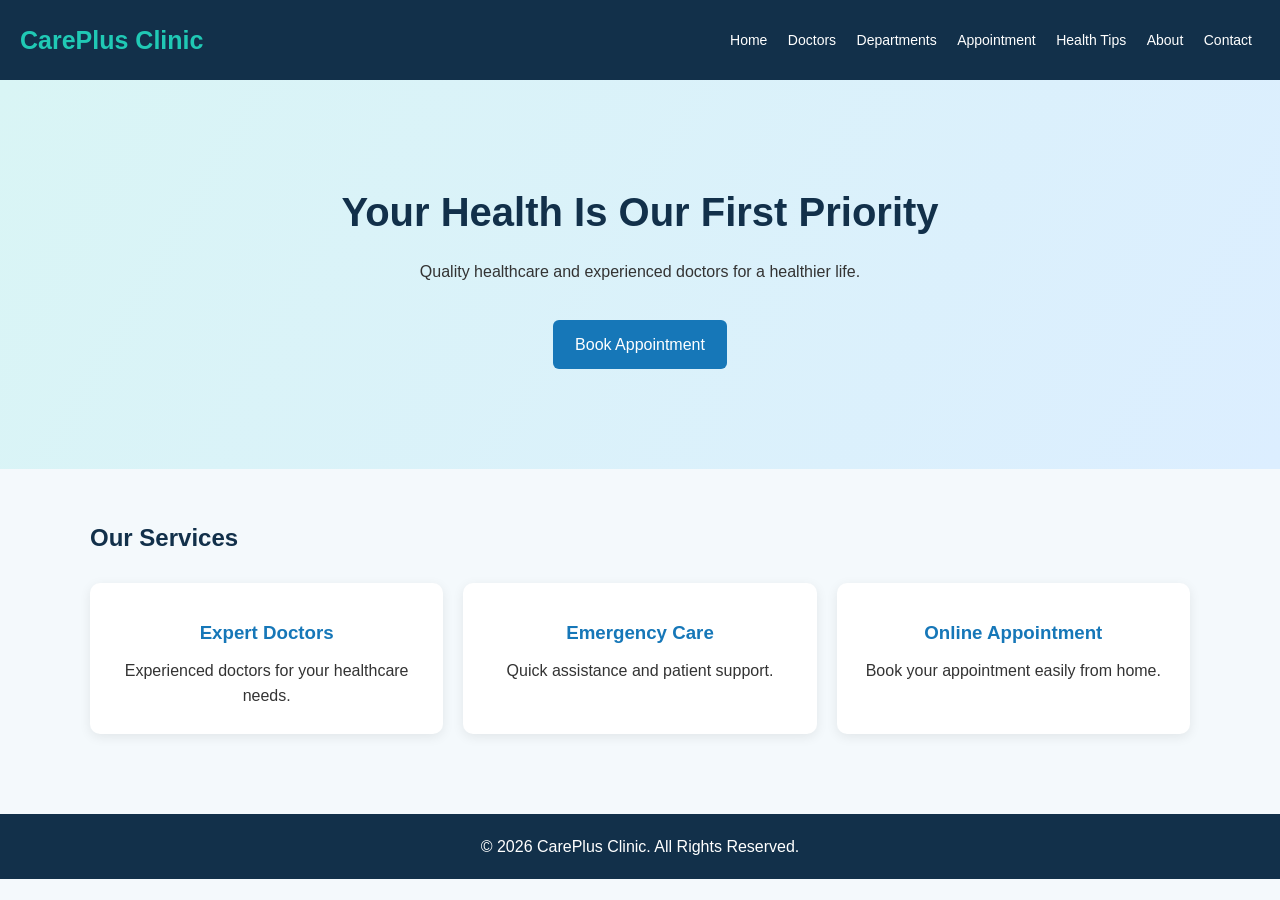
<file: index.html>
<!DOCTYPE html>
<html lang="en">
<head>
    <meta charset="UTF-8">
    <meta name="viewport" content="width=device-width, initial-scale=1.0">
    <title>CarePlus Clinic</title>
    <link rel="stylesheet" href="style.css">
</head>
<body>

<header>
    <div class="logo">CarePlus Clinic</div>
    <nav>
        <a href="index.html">Home</a>
        <a href="doctors.html">Doctors</a>
        <a href="departments.html">Departments</a>
        <a href="appointment.html">Appointment</a>
        <a href="health-tips.html">Health Tips</a>
        <a href="about.html">About</a>
        <a href="contact.html">Contact</a>
    </nav>
</header>

<section class="hero">
    <h1>Your Health Is Our First Priority</h1>
    <p>Quality healthcare and experienced doctors for a healthier life.</p>
    <a href="appointment.html" class="btn">Book Appointment</a>
</section>

<section class="container">
    <h2>Our Services</h2>
    <div class="cards">
        <div class="card">
            <h3>Expert Doctors</h3>
            <p>Experienced doctors for your healthcare needs.</p>
        </div>
        <div class="card">
            <h3>Emergency Care</h3>
            <p>Quick assistance and patient support.</p>
        </div>
        <div class="card">
            <h3>Online Appointment</h3>
            <p>Book your appointment easily from home.</p>
        </div>
    </div>
</section>

<footer>
    <p>© 2026 CarePlus Clinic. All Rights Reserved.</p>
</footer>

<script src="script.js"></script>
</body>
</html>
</file>
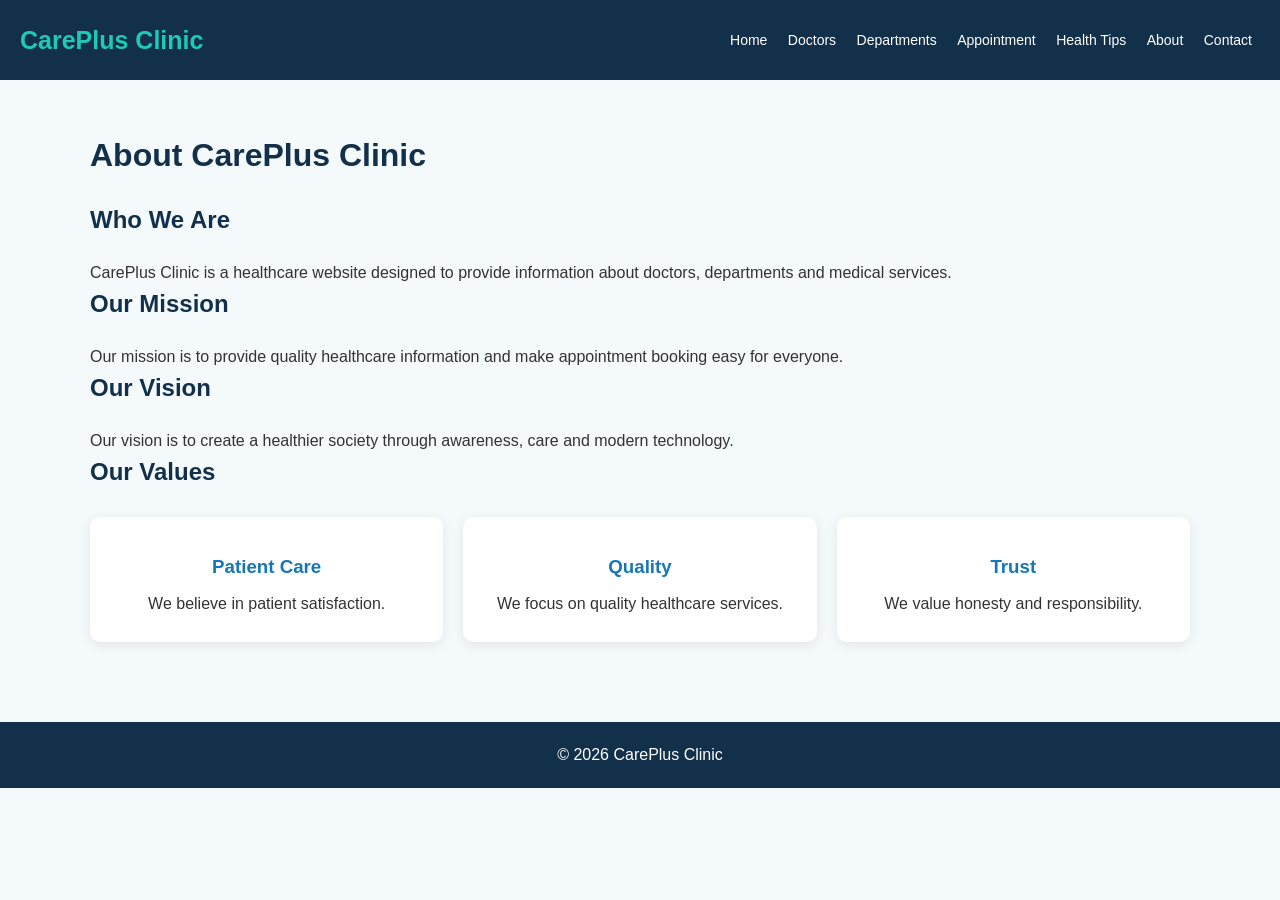
<file: about.html>
<!DOCTYPE html>
<html lang="en">
<head>
    <meta charset="UTF-8">
    <meta name="viewport" content="width=device-width, initial-scale=1.0">
    <title>About Us</title>
    <link rel="stylesheet" href="style.css">
</head>
<body>

<header>
    <div class="logo">CarePlus Clinic</div>
    <nav>
        <a href="index.html">Home</a>
        <a href="doctors.html">Doctors</a>
        <a href="departments.html">Departments</a>
        <a href="appointment.html">Appointment</a>
        <a href="health-tips.html">Health Tips</a>
        <a href="about.html">About</a>
        <a href="contact.html">Contact</a>
    </nav>
</header>

<section class="container">
    <h1>About CarePlus Clinic</h1>

    <h2>Who We Are</h2>
    <p>
        CarePlus Clinic is a healthcare website designed to provide
        information about doctors, departments and medical services.
    </p>

    <h2>Our Mission</h2>
    <p>
        Our mission is to provide quality healthcare information
        and make appointment booking easy for everyone.
    </p>

    <h2>Our Vision</h2>
    <p>
        Our vision is to create a healthier society through
        awareness, care and modern technology.
    </p>

    <h2>Our Values</h2>
    <div class="cards">
        <div class="card">
            <h3>Patient Care</h3>
            <p>We believe in patient satisfaction.</p>
        </div>

        <div class="card">
            <h3>Quality</h3>
            <p>We focus on quality healthcare services.</p>
        </div>

        <div class="card">
            <h3>Trust</h3>
            <p>We value honesty and responsibility.</p>
        </div>
    </div>
</section>

<footer>
    <p>© 2026 CarePlus Clinic</p>
</footer>

<script src="script.js"></script>
</body>
</html>
</file>
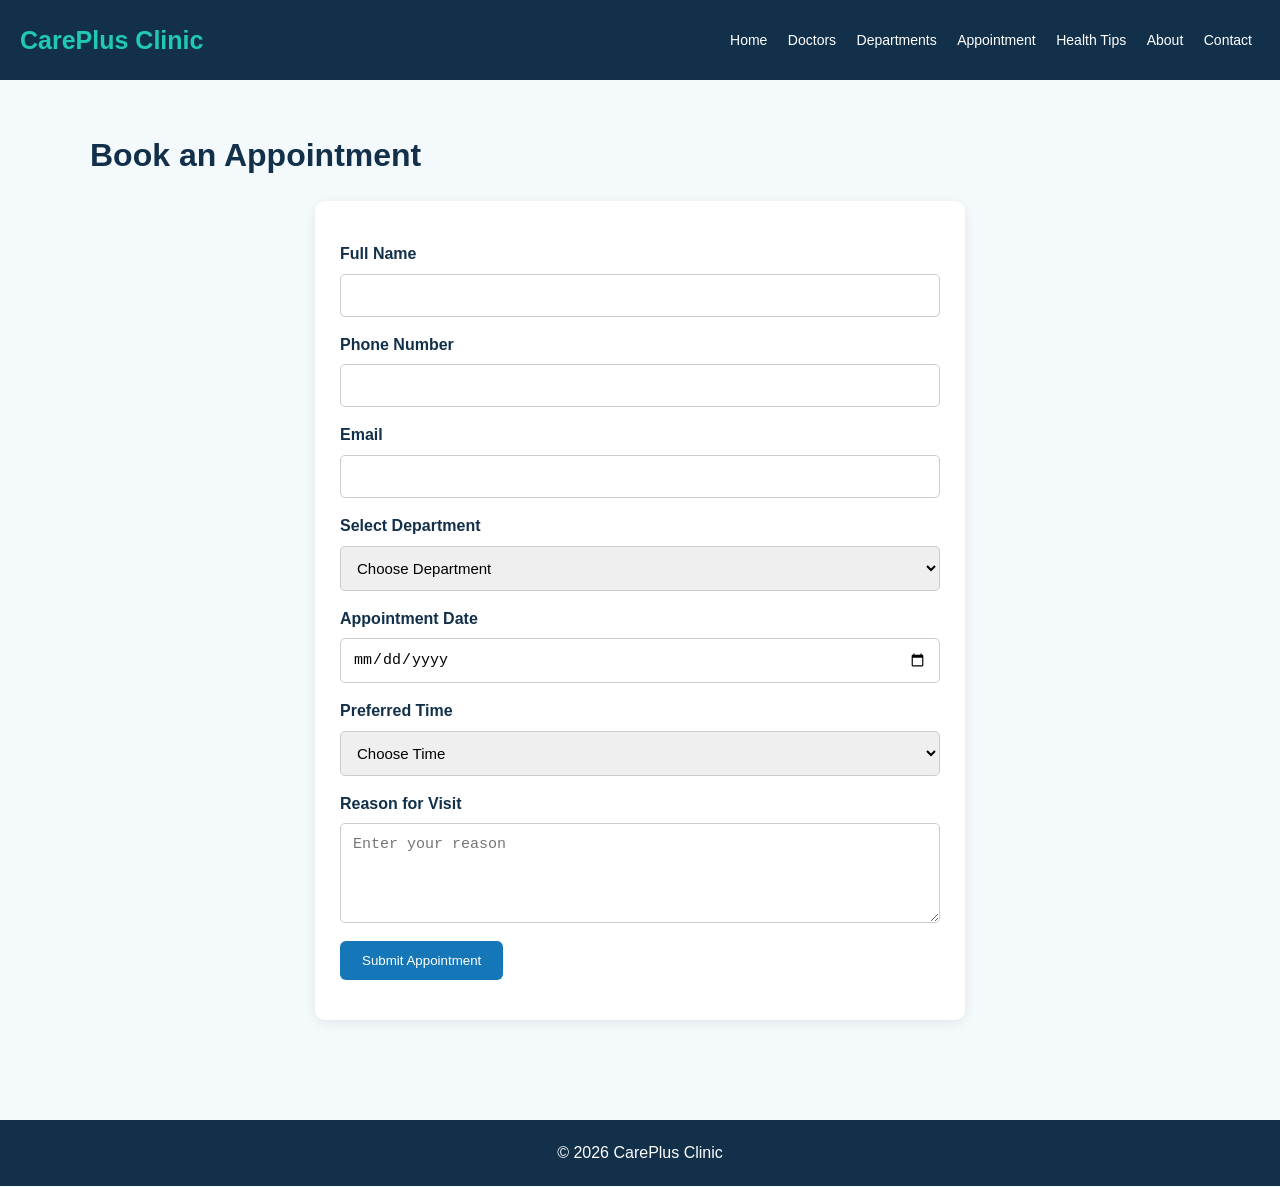
<file: appointment.html>
<!DOCTYPE html>
<html lang="en">
<head>
    <meta charset="UTF-8">
    <meta name="viewport" content="width=device-width, initial-scale=1.0">
    <title>Book Appointment</title>
    <link rel="stylesheet" href="style.css">
</head>
<body>

<header>
    <div class="logo">CarePlus Clinic</div>
    <nav>
        <a href="index.html">Home</a>
        <a href="doctors.html">Doctors</a>
        <a href="departments.html">Departments</a>
        <a href="appointment.html">Appointment</a>
        <a href="health-tips.html">Health Tips</a>
        <a href="about.html">About</a>
        <a href="contact.html">Contact</a>
    </nav>
</header>

<section class="container">
    <h1>Book an Appointment</h1>

    <form id="appointmentForm">

        <label>Full Name</label>
        <input type="text" id="name" required>

        <label>Phone Number</label>
        <input type="tel" id="phone" maxlength="10" required>

        <label>Email</label>
        <input type="email" id="email" required>

        <label>Select Department</label>
        <select id="department" required>
            <option value="">Choose Department</option>
            <option>Cardiology</option>
            <option>Orthopedics</option>
            <option>Pediatrics</option>
            <option>Dermatology</option>
            <option>Gynecology</option>
            <option>General Medicine</option>
        </select>

        <label>Appointment Date</label>
        <input type="date" id="appointmentDate" required>

        <label>Preferred Time</label>
        <select required>
            <option value="">Choose Time</option>
            <option>10:00 AM</option>
            <option>11:00 AM</option>
            <option>12:00 PM</option>
            <option>2:00 PM</option>
            <option>4:00 PM</option>
        </select>

        <label>Reason for Visit</label>
        <textarea placeholder="Enter your reason"></textarea>

        <button type="submit" class="btn">Submit Appointment</button>

        <p id="appointmentMessage"></p>

    </form>
</section>

<footer>
    <p>© 2026 CarePlus Clinic</p>
</footer>

<script src="script.js"></script>
</body>
</html>
</file>
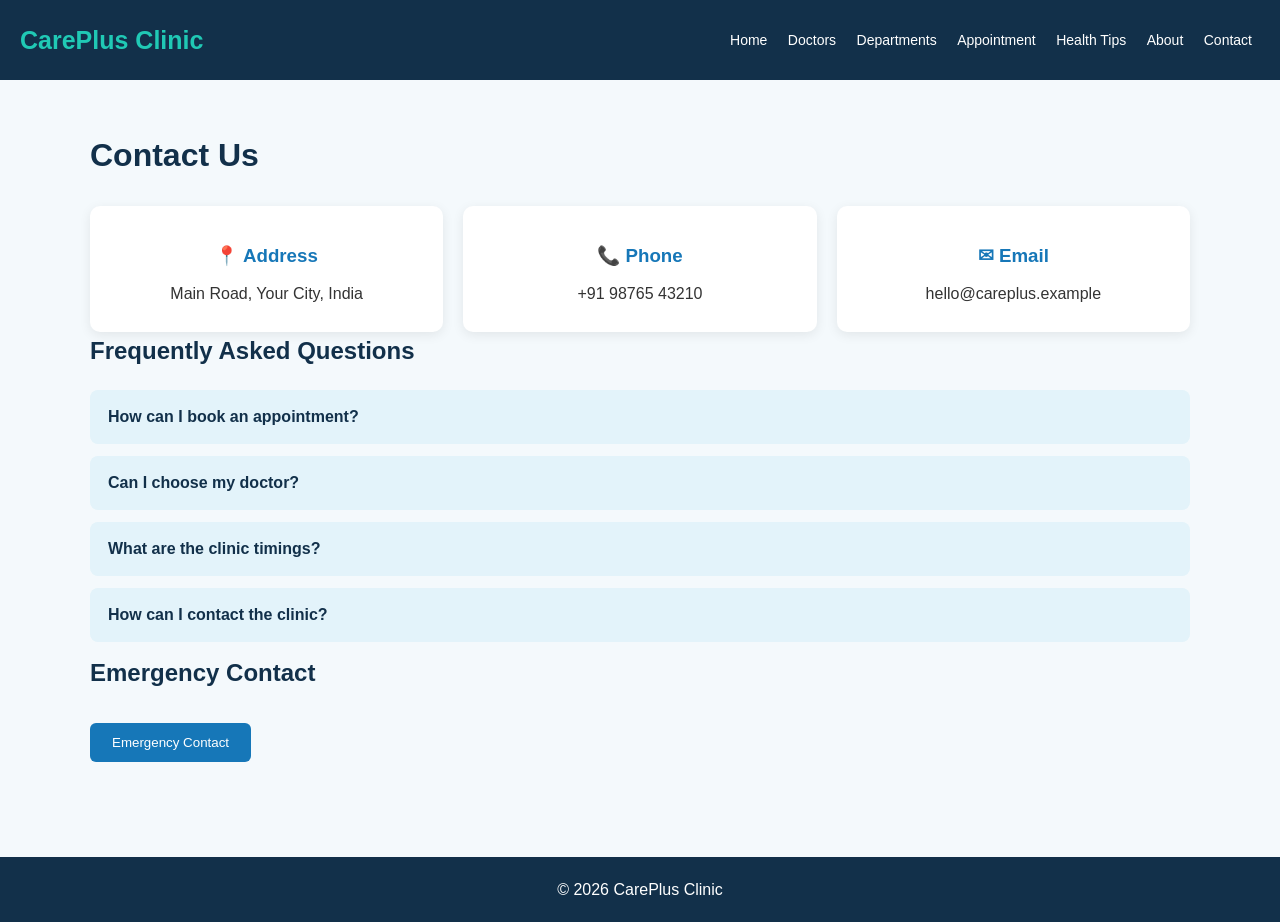
<file: contact.html>
<!DOCTYPE html>
<html lang="en">
<head>
    <meta charset="UTF-8">
    <meta name="viewport" content="width=device-width, initial-scale=1.0">
    <title>Contact Us</title>
    <link rel="stylesheet" href="style.css">
</head>
<body>

<header>
    <div class="logo">CarePlus Clinic</div>
    <nav>
        <a href="index.html">Home</a>
        <a href="doctors.html">Doctors</a>
        <a href="departments.html">Departments</a>
        <a href="appointment.html">Appointment</a>
        <a href="health-tips.html">Health Tips</a>
        <a href="about.html">About</a>
        <a href="contact.html">Contact</a>
    </nav>
</header>

<section class="container">
    <h1>Contact Us</h1>

    <div class="cards">
        <div class="card">
            <h3>📍 Address</h3>
            <p>Main Road, Your City, India</p>
        </div>

        <div class="card">
            <h3>📞 Phone</h3>
            <p>+91 98765 43210</p>
        </div>

        <div class="card">
            <h3>✉ Email</h3>
            <p>hello@careplus.example</p>
        </div>
    </div>

    <h2>Frequently Asked Questions</h2>

    <div class="faq-item">
        <button class="faq-q">How can I book an appointment?</button>
        <div class="faq-a">
            <p>Visit the Appointment page and fill out the form.</p>
        </div>
    </div>

    <div class="faq-item">
        <button class="faq-q">Can I choose my doctor?</button>
        <div class="faq-a">
            <p>You can select the department for your appointment.</p>
        </div>
    </div>

    <div class="faq-item">
        <button class="faq-q">What are the clinic timings?</button>
        <div class="faq-a">
            <p>Monday to Saturday, 9 AM to 7 PM (sample timings).</p>
        </div>
    </div>

    <div class="faq-item">
        <button class="faq-q">How can I contact the clinic?</button>
        <div class="faq-a">
            <p>You can contact us using the phone number or email above.</p>
        </div>
    </div>

    <h2>Emergency Contact</h2>
    <button class="btn" id="emergencyBtn">
        Emergency Contact
    </button>

    <p id="emergencyMessage"></p>

</section>

<footer>
    <p>© 2026 CarePlus Clinic</p>
</footer>

<script src="script.js"></script>
</body>
</html>
</file>
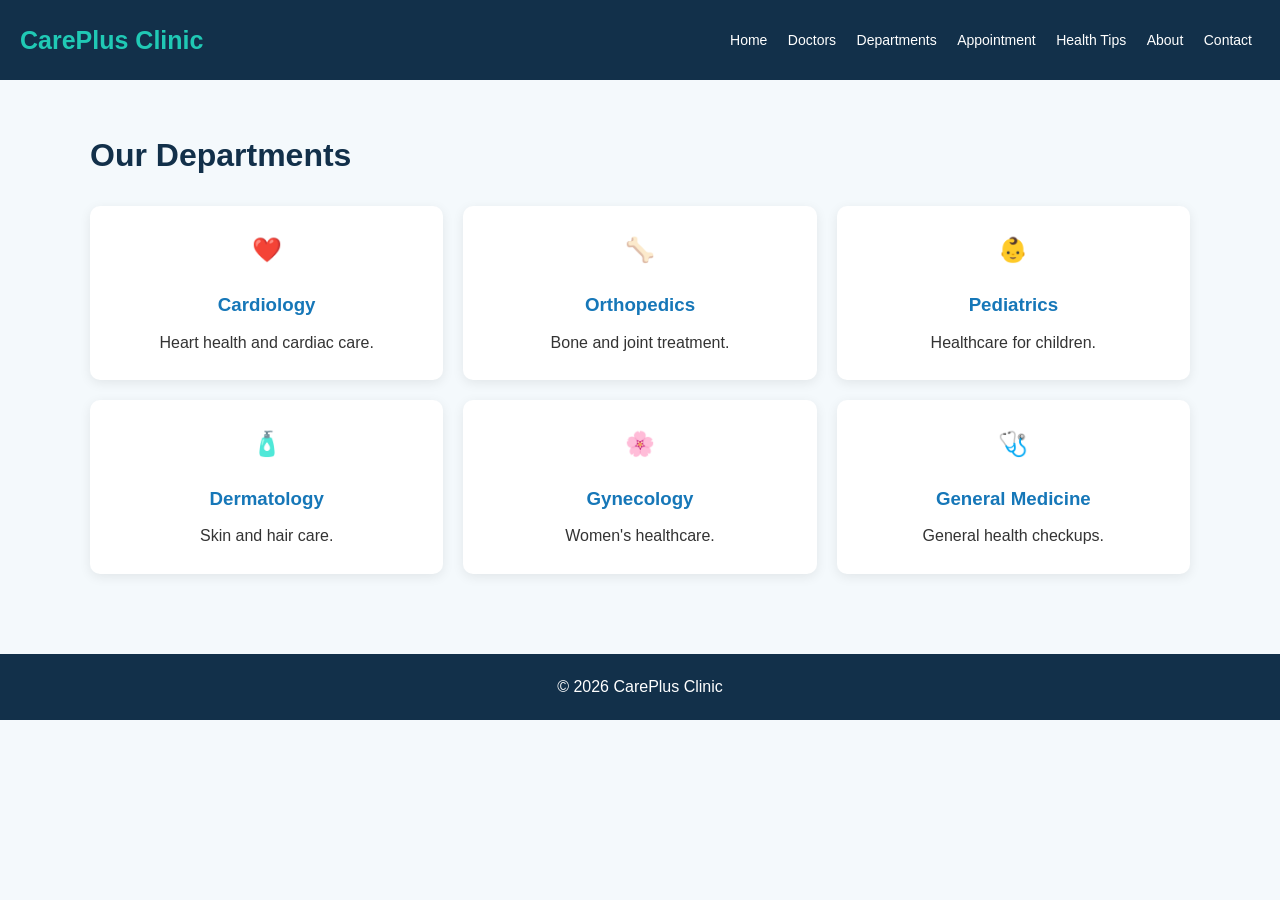
<file: departments.html>
<!DOCTYPE html>
<html lang="en">
<head>
    <meta charset="UTF-8">
    <meta name="viewport" content="width=device-width, initial-scale=1.0">
    <title>Departments</title>
    <link rel="stylesheet" href="style.css">
</head>
<body>

<header>
    <div class="logo">CarePlus Clinic</div>
    <nav>
        <a href="index.html">Home</a>
        <a href="doctors.html">Doctors</a>
        <a href="departments.html">Departments</a>
        <a href="appointment.html">Appointment</a>
        <a href="health-tips.html">Health Tips</a>
        <a href="about.html">About</a>
        <a href="contact.html">Contact</a>
    </nav>
</header>

<section class="container">
    <h1>Our Departments</h1>

    <div class="cards">

        <div class="card">
            <h2>❤️</h2>
            <h3>Cardiology</h3>
            <p>Heart health and cardiac care.</p>
        </div>

        <div class="card">
            <h2>🦴</h2>
            <h3>Orthopedics</h3>
            <p>Bone and joint treatment.</p>
        </div>

        <div class="card">
            <h2>👶</h2>
            <h3>Pediatrics</h3>
            <p>Healthcare for children.</p>
        </div>

        <div class="card">
            <h2>🧴</h2>
            <h3>Dermatology</h3>
            <p>Skin and hair care.</p>
        </div>

        <div class="card">
            <h2>🌸</h2>
            <h3>Gynecology</h3>
            <p>Women's healthcare.</p>
        </div>

        <div class="card">
            <h2>🩺</h2>
            <h3>General Medicine</h3>
            <p>General health checkups.</p>
        </div>

    </div>
</section>

<footer>
    <p>© 2026 CarePlus Clinic</p>
</footer>

<script src="script.js"></script>
</body>
</html>
</file>
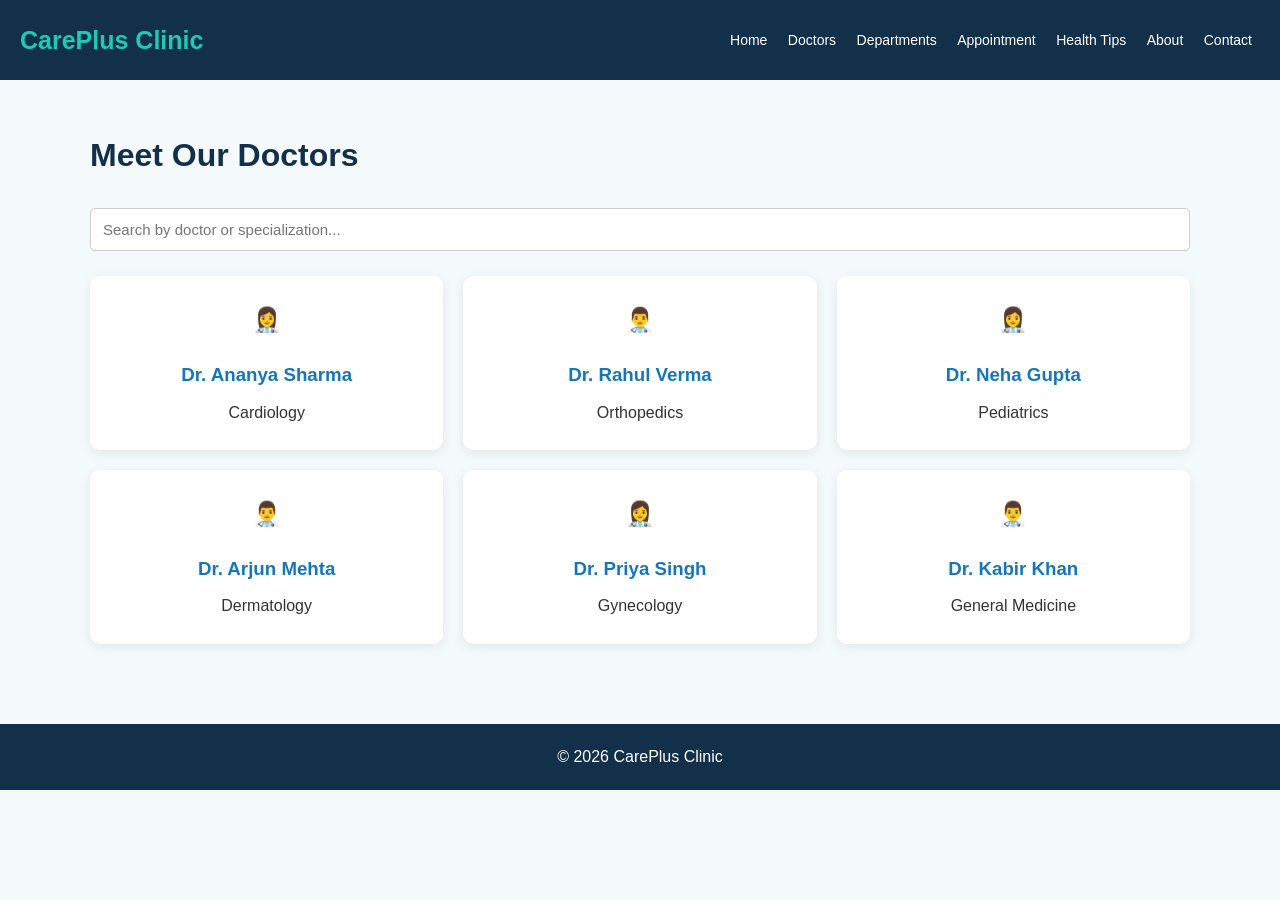
<file: doctors.html>
<!DOCTYPE html>
<html lang="en">
<head>
    <meta charset="UTF-8">
    <meta name="viewport" content="width=device-width, initial-scale=1.0">
    <title>Our Doctors</title>
    <link rel="stylesheet" href="style.css">
</head>
<body>

<header>
    <div class="logo">CarePlus Clinic</div>
    <nav>
        <a href="index.html">Home</a>
        <a href="doctors.html">Doctors</a>
        <a href="departments.html">Departments</a>
        <a href="appointment.html">Appointment</a>
        <a href="health-tips.html">Health Tips</a>
        <a href="about.html">About</a>
        <a href="contact.html">Contact</a>
    </nav>
</header>

<section class="container">
    <h1>Meet Our Doctors</h1>

    <input type="text" id="doctorSearch"
    placeholder="Search by doctor or specialization...">

    <div class="cards">

        <div class="card doctor-card" data-search="cardiology heart">
            <h2>👩‍⚕️</h2>
            <h3>Dr. Ananya Sharma</h3>
            <p>Cardiology</p>
        </div>

        <div class="card doctor-card" data-search="orthopedics bone">
            <h2>👨‍⚕️</h2>
            <h3>Dr. Rahul Verma</h3>
            <p>Orthopedics</p>
        </div>

        <div class="card doctor-card" data-search="pediatrics child">
            <h2>👩‍⚕️</h2>
            <h3>Dr. Neha Gupta</h3>
            <p>Pediatrics</p>
        </div>

        <div class="card doctor-card" data-search="dermatology skin">
            <h2>👨‍⚕️</h2>
            <h3>Dr. Arjun Mehta</h3>
            <p>Dermatology</p>
        </div>

        <div class="card doctor-card" data-search="gynecology women">
            <h2>👩‍⚕️</h2>
            <h3>Dr. Priya Singh</h3>
            <p>Gynecology</p>
        </div>

        <div class="card doctor-card" data-search="general medicine">
            <h2>👨‍⚕️</h2>
            <h3>Dr. Kabir Khan</h3>
            <p>General Medicine</p>
        </div>

    </div>
</section>

<footer>
    <p>© 2026 CarePlus Clinic</p>
</footer>

<script src="script.js"></script>
</body>
</html>
</file>
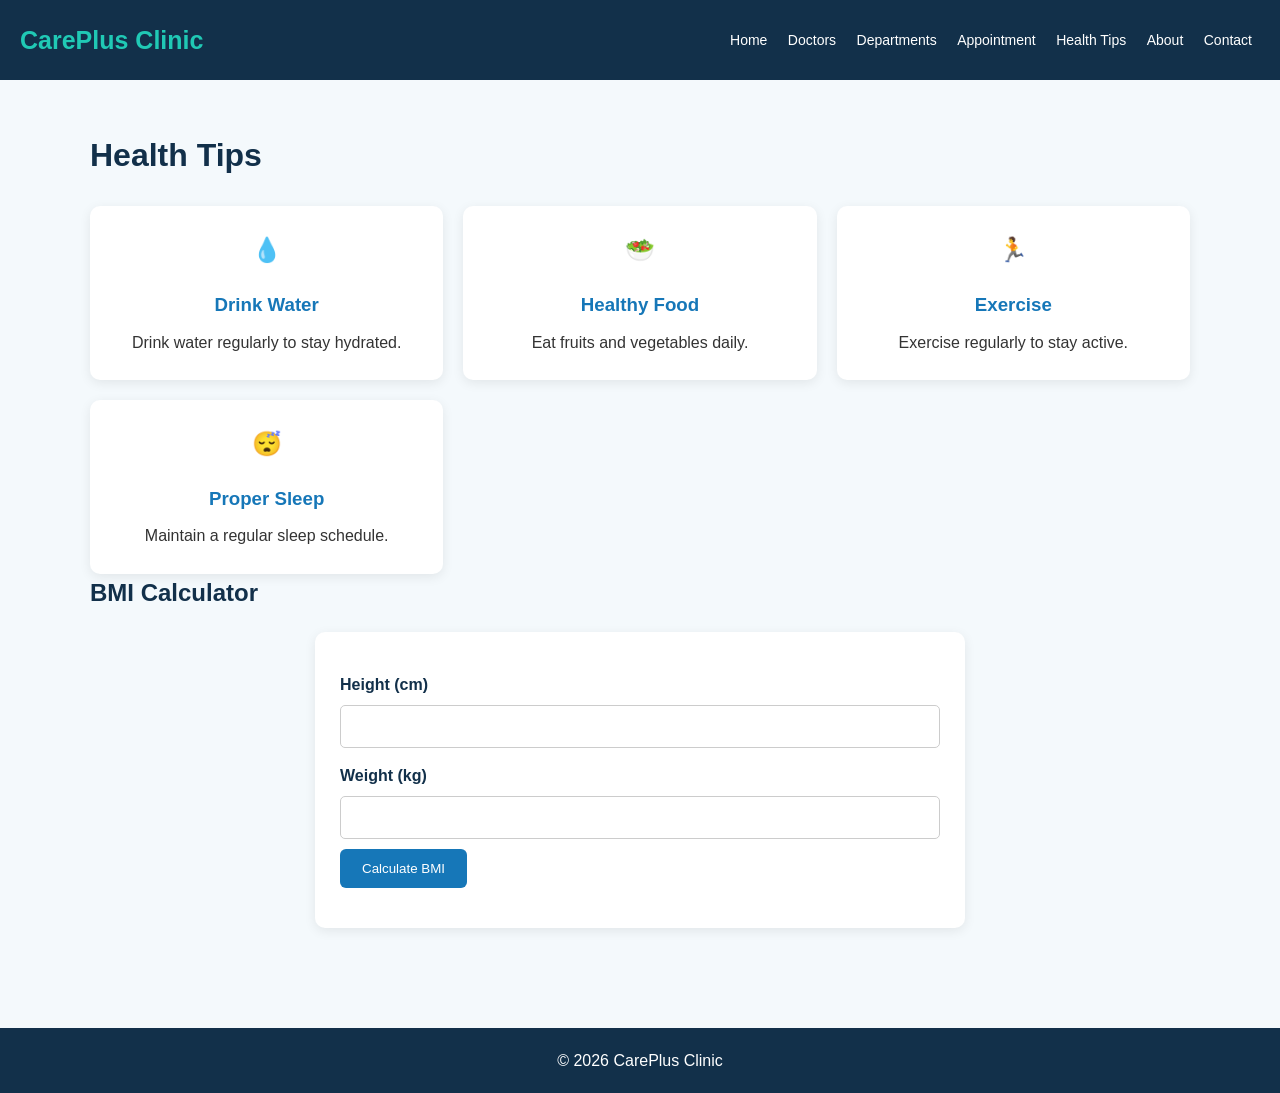
<file: health-tips.html>
<!DOCTYPE html>
<html lang="en">
<head>
    <meta charset="UTF-8">
    <meta name="viewport" content="width=device-width, initial-scale=1.0">
    <title>Health Tips</title>
    <link rel="stylesheet" href="style.css">
</head>
<body>

<header>
    <div class="logo">CarePlus Clinic</div>
    <nav>
        <a href="index.html">Home</a>
        <a href="doctors.html">Doctors</a>
        <a href="departments.html">Departments</a>
        <a href="appointment.html">Appointment</a>
        <a href="health-tips.html">Health Tips</a>
        <a href="about.html">About</a>
        <a href="contact.html">Contact</a>
    </nav>
</header>

<section class="container">
    <h1>Health Tips</h1>

    <div class="cards">
        <div class="card">
            <h2>💧</h2>
            <h3>Drink Water</h3>
            <p>Drink water regularly to stay hydrated.</p>
        </div>

        <div class="card">
            <h2>🥗</h2>
            <h3>Healthy Food</h3>
            <p>Eat fruits and vegetables daily.</p>
        </div>

        <div class="card">
            <h2>🏃</h2>
            <h3>Exercise</h3>
            <p>Exercise regularly to stay active.</p>
        </div>

        <div class="card">
            <h2>😴</h2>
            <h3>Proper Sleep</h3>
            <p>Maintain a regular sleep schedule.</p>
        </div>
    </div>

    <h2>BMI Calculator</h2>

    <form id="bmiForm">
        <label>Height (cm)</label>
        <input type="number" id="height" required>

        <label>Weight (kg)</label>
        <input type="number" id="weight" required>

        <button type="submit" class="btn">
            Calculate BMI
        </button>

        <p id="bmiResult"></p>
    </form>
</section>

<footer>
    <p>© 2026 CarePlus Clinic</p>
</footer>

<script src="script.js"></script>
</body>
</html>
</file>
<file: style.css>
* {
    margin: 0;
    padding: 0;
    box-sizing: border-box;
}

body {
    font-family: Arial, sans-serif;
    background: #f4f9fc;
    color: #333;
    line-height: 1.6;
}

header {
    background: #12304a;
    color: white;
    padding: 20px;
    display: flex;
    justify-content: space-between;
    align-items: center;
    flex-wrap: wrap;
}

.logo {
    font-size: 25px;
    font-weight: bold;
    color: #20c9b5;
}

nav a {
    color: white;
    text-decoration: none;
    margin: 8px;
    font-size: 14px;
}

nav a:hover {
    color: #20c9b5;
}

.hero {
    background: linear-gradient(120deg, #d9f5f5, #dceeff);
    text-align: center;
    padding: 100px 20px;
}

.hero h1 {
    font-size: 40px;
    color: #12304a;
    margin-bottom: 15px;
}

.hero p {
    margin-bottom: 25px;
}

.btn {
    display: inline-block;
    background: #1677b8;
    color: white;
    padding: 12px 22px;
    border: none;
    border-radius: 6px;
    cursor: pointer;
    text-decoration: none;
    margin-top: 10px;
}

.btn:hover {
    background: #12304a;
}

.container {
    width: 90%;
    max-width: 1100px;
    margin: auto;
    padding: 50px 0;
}

h1, h2 {
    color: #12304a;
    margin-bottom: 20px;
}

h1 {
    font-size: 32px;
}

.cards {
    display: grid;
    grid-template-columns: repeat(3, 1fr);
    gap: 20px;
    margin-top: 25px;
}

.card {
    background: white;
    padding: 25px;
    border-radius: 10px;
    box-shadow: 0 3px 12px rgba(0,0,0,0.08);
    text-align: center;
    transition: 0.3s;
}

.card:hover {
    transform: translateY(-5px);
}

.card h3 {
    color: #1677b8;
    margin: 10px 0;
}

footer {
    background: #12304a;
    color: white;
    text-align: center;
    padding: 20px;
    margin-top: 30px;
}

form {
    background: white;
    padding: 25px;
    border-radius: 10px;
    max-width: 650px;
    margin: 20px auto;
    box-shadow: 0 3px 12px rgba(0,0,0,0.08);
}

label {
    display: block;
    margin-top: 15px;
    font-weight: bold;
    color: #12304a;
}

input, select, textarea {
    width: 100%;
    padding: 12px;
    margin-top: 7px;
    border: 1px solid #ccc;
    border-radius: 5px;
    font-size: 15px;
}

textarea {
    height: 100px;
}

input:focus, select:focus, textarea:focus {
    outline: 2px solid #20c9b5;
}

.faq-item {
    background: white;
    margin: 12px 0;
    border-radius: 8px;
    overflow: hidden;
}

.faq-q {
    width: 100%;
    padding: 18px;
    text-align: left;
    border: none;
    background: #e3f3fa;
    color: #12304a;
    font-size: 16px;
    font-weight: bold;
    cursor: pointer;
}

.faq-a {
    display: none;
    padding: 18px;
}

.faq-item.open .faq-a {
    display: block;
}

#appointmentMessage, #bmiResult, #emergencyMessage {
    color: #16856f;
    font-weight: bold;
    margin-top: 15px;
}

@media(max-width: 768px) {
    header {
        flex-direction: column;
        gap: 15px;
    }

    nav {
        text-align: center;
    }

    nav a {
        display: inline-block;
    }

    .cards {
        grid-template-columns: repeat(2, 1fr);
    }

    .hero h1 {
        font-size: 30px;
    }
}

@media(max-width: 500px) {
    .cards {
        grid-template-columns: 1fr;
    }

    .hero {
        padding: 65px 15px;
    }
}
</file>
